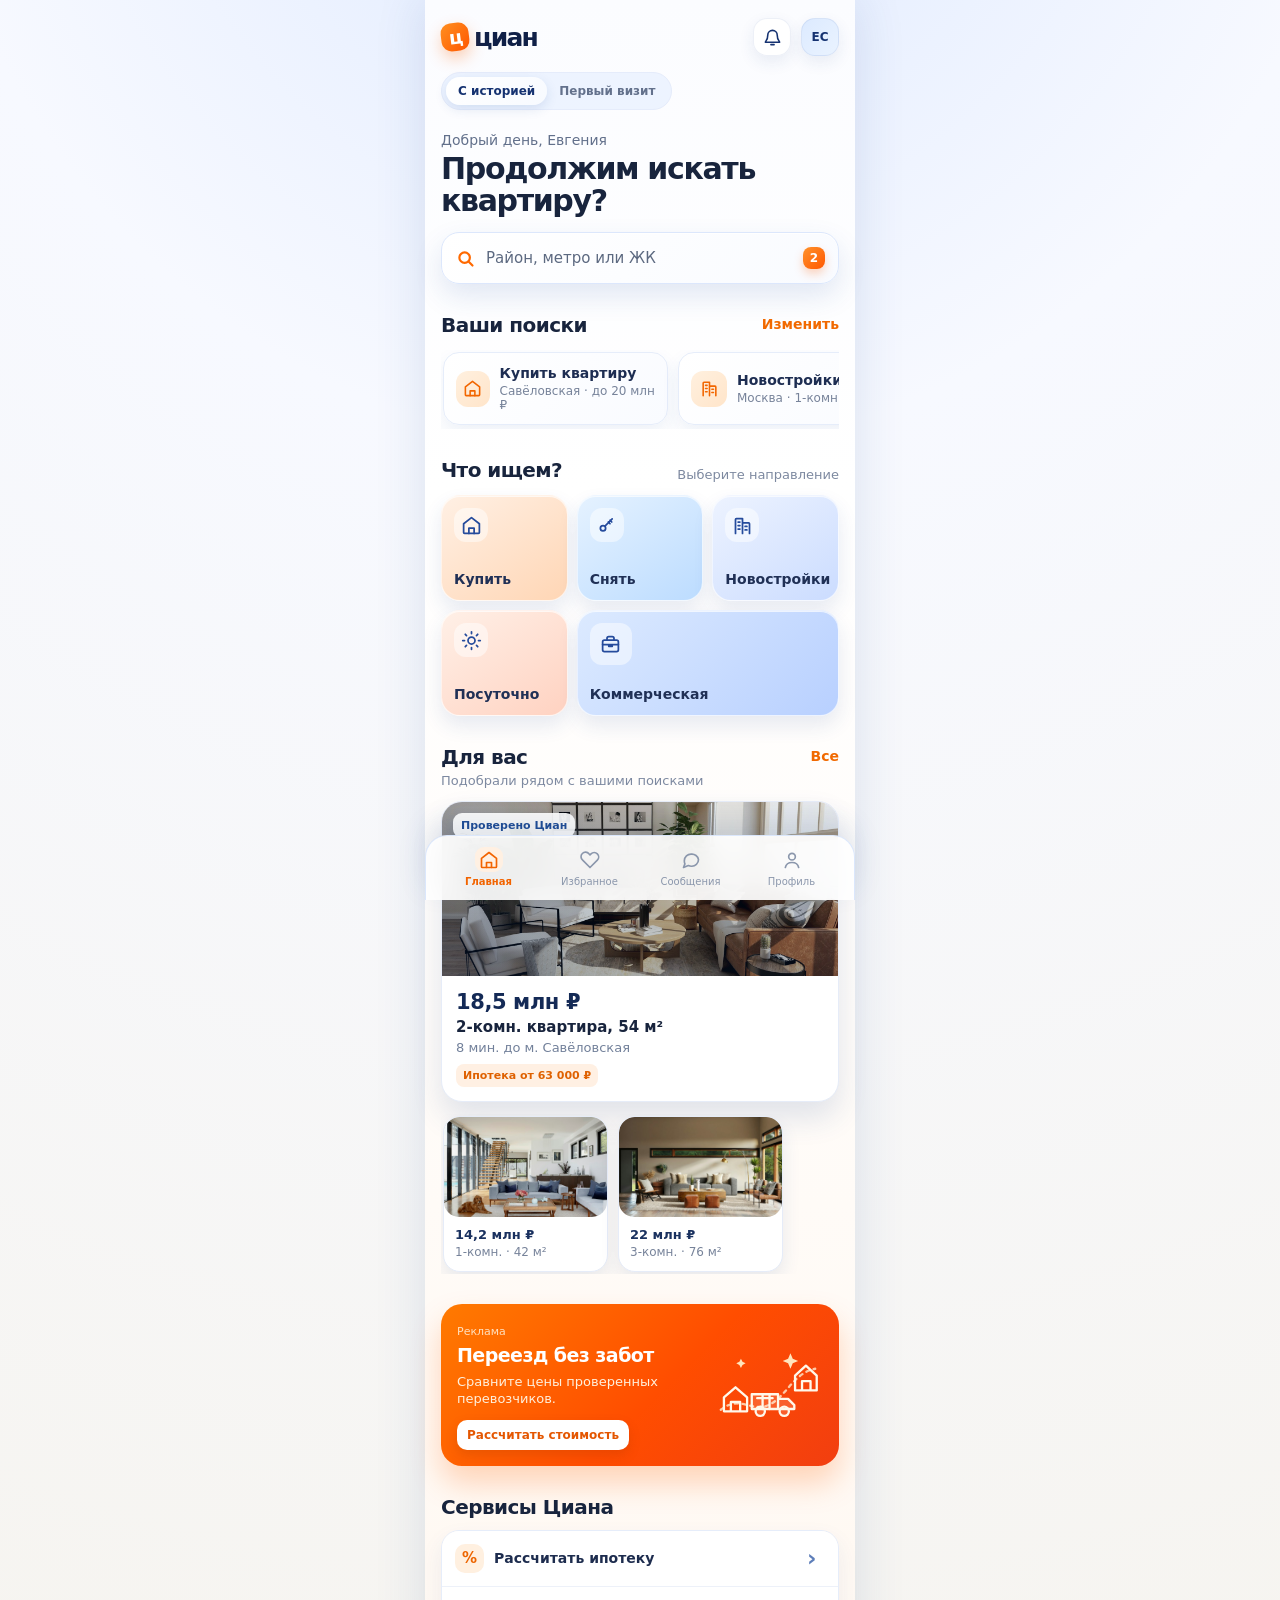
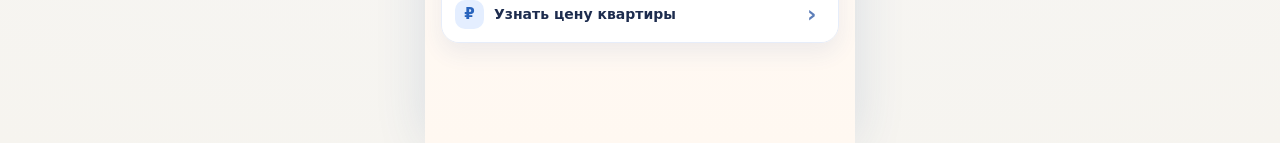
<file: index.html>
<!doctype html>
<html lang="ru">
  <head>
    <meta charset="UTF-8" />
    <meta name="viewport" content="width=device-width, initial-scale=1.0" />
    <meta name="theme-color" content="#ff6f00" />
    <title>Циан — главная</title>
    <link rel="stylesheet" href="styles.css" />
  </head>
  <body>
    <main class="app-shell">
      <section class="app" aria-label="Прототип главной страницы Циана">
        <header class="topbar">
          <a class="logo" href="#top" aria-label="Циан, главная"><span class="logo-mark">ц</span><span>циан</span></a>
          <button class="round-button" type="button" data-notice="Уведомлений пока нет" aria-label="Уведомления"><svg viewBox="0 0 24 24" aria-hidden="true"><path d="M18 9a6 6 0 0 0-12 0c0 7-3 7-3 9h18c0-2-3-2-3-9M10 21h4" /></svg></button>
          <button class="avatar" type="button" data-notice="Профиль: демо-режим" aria-label="Профиль">ЕС</button>
        </header>

        <div class="mode-switch" role="group" aria-label="Сценарий пользователя">
          <button class="mode-button is-active" type="button" data-mode="returning">С историей</button>
          <button class="mode-button" type="button" data-mode="new">Первый визит</button>
        </div>

        <section class="hero" id="top">
          <p class="eyebrow" id="greeting">Добрый день, Евгения</p>
          <h1 id="hero-title">Продолжим искать квартиру?</h1>
          <button class="search-trigger" type="button" aria-haspopup="dialog" aria-controls="search-sheet">
            <span class="search-icon"><svg viewBox="0 0 24 24" aria-hidden="true"><circle cx="11" cy="11" r="6" /><path d="m16 16 4 4" /></svg></span><span id="search-label">Район, метро или ЖК</span><span class="search-filter">2</span>
          </button>
        </section>

        <section class="section" aria-labelledby="history-title">
          <div class="section-heading">
            <h2 id="history-title">Ваши поиски</h2>
            <button class="text-button" id="edit-searches" type="button">Изменить</button>
          </div>
          <div class="history-list" id="history-list"></div>
        </section>

        <section class="section" aria-labelledby="directions-title">
          <div class="section-heading compact">
            <h2 id="directions-title">Что ищем?</h2><span>Выберите направление</span>
          </div>
          <div class="direction-grid" id="direction-grid"></div>
        </section>

        <section class="section" aria-labelledby="recommendations-title">
          <div class="section-heading">
            <div><h2 id="recommendations-title">Для вас</h2><p id="recommendations-subtitle">Подобрали рядом с вашими поисками</p></div>
            <button class="text-button" type="button" data-notice="Показываем все рекомендации">Все</button>
          </div>
          <button class="main-property" type="button" data-goal="home_recommendation_opened" data-notice="Открыта карточка квартиры">
            <span class="property-image"><span class="verified">Проверено Циан</span></span>
            <span class="property-copy"><strong>18,5 млн ₽</strong><b>2-комн. квартира, 54 м²</b><small>8 мин. до м. Савёловская</small><em>Ипотека от 63 000 ₽</em></span>
          </button>
          <div class="property-row" id="property-row"></div>
        </section>

        <aside class="ad-card" aria-label="Рекламное предложение">
          <div><small>Реклама</small><h2>Переезд без забот</h2><p>Сравните цены проверенных перевозчиков.</p><button type="button" data-goal="home_ad_clicked" data-notice="Переходим к расчёту переезда">Рассчитать стоимость</button></div>
          <div class="ad-art" aria-hidden="true">
            <svg viewBox="0 0 150 120" fill="none">
              <path class="move-route" d="M14 92c28-22 43 10 70-11 18-14 27-37 52-42" />
              <path class="move-house" d="m18 76 15-13 15 13v18H18zM27 94V82h12v12" />
              <path class="move-house" d="m110 48 14-13 14 13v19h-28zM119 67V55h11v12" />
              <g class="move-truck">
                <path d="M54 72h34v19H54zM88 78h13l8 8v5H88z" />
                <circle cx="65" cy="94" r="6" /><circle cx="96" cy="94" r="6" />
                <path d="M61 77h20M68 72v19M77 72v19" />
              </g>
              <path class="move-spark" d="m104 19 3 7 7 3-7 3-3 7-3-7-7-3 7-3z" />
              <path class="move-spark" d="m40 26 2 4 4 2-4 2-2 4-2-4-4-2 4-2z" />
            </svg>
          </div>
        </aside>

        <section class="section services" aria-labelledby="services-title">
          <h2 id="services-title">Сервисы Циана</h2>
          <div class="service-list">
            <button type="button" data-goal="home_service_opened" data-notice="Открыт калькулятор ипотеки"><span class="service-icon mortgage">%</span><span>Рассчитать ипотеку</span><i>›</i></button>
            <button type="button" data-goal="home_service_opened" data-notice="Открыта оценка квартиры"><span class="service-icon price">₽</span><span>Узнать цену квартиры</span><i>›</i></button>
          </div>
        </section>

        <nav class="bottom-nav" aria-label="Основная навигация">
          <button class="nav-item is-active" type="button" data-nav="Главная"><span><svg viewBox="0 0 24 24" aria-hidden="true"><path d="m3 10 9-7 9 7v10a1 1 0 0 1-1 1H4a1 1 0 0 1-1-1z" /><path d="M9 21v-6h6v6" /></svg></span>Главная</button>
          <button class="nav-item" type="button" data-nav="Избранное"><span><svg viewBox="0 0 24 24" aria-hidden="true"><path d="M20.8 4.6a5.4 5.4 0 0 0-7.6 0L12 5.8l-1.2-1.2a5.4 5.4 0 1 0-7.6 7.6L12 21l8.8-8.8a5.4 5.4 0 0 0 0-7.6Z" /></svg></span>Избранное</button>
          <button class="nav-item" type="button" data-nav="Сообщения"><span><svg viewBox="0 0 24 24" aria-hidden="true"><path d="M21 11.5a8 8 0 0 1-8.5 8 9.4 9.4 0 0 1-3.7-.8L3 21l1.7-4.3A7.7 7.7 0 0 1 4 13a8 8 0 0 1 8.5-8 8 8 0 0 1 8.5 6.5Z" /></svg></span>Сообщения</button>
          <button class="nav-item" type="button" data-nav="Профиль"><span><svg viewBox="0 0 24 24" aria-hidden="true"><circle cx="12" cy="8" r="4" /><path d="M4 21c.8-4 3.4-6 8-6s7.2 2 8 6" /></svg></span>Профиль</button>
        </nav>
      </section>
    </main>

    <dialog class="sheet" id="search-sheet" aria-labelledby="search-title">
      <div class="grabber"></div>
      <div class="sheet-heading"><h2 id="search-title">Где ищем?</h2><button class="close" type="button" aria-label="Закрыть">×</button></div>
      <label class="search-input"><span><svg viewBox="0 0 24 24" aria-hidden="true"><circle cx="11" cy="11" r="6" /><path d="m16 16 4 4" /></svg></span><input id="query-input" type="search" placeholder="Район, метро или ЖК" autofocus /></label>
      <p class="sheet-label">Популярное</p>
      <div class="quick-queries"><button type="button" data-query="Москва">Москва</button><button type="button" data-query="Новостройки">Новостройки</button><button type="button" data-query="У метро">У метро</button></div>
      <button class="primary-action" id="find-button" type="button">Показать объявления</button>
    </dialog>

    <dialog class="sheet" id="direction-sheet" aria-labelledby="direction-title">
      <div class="grabber"></div>
      <div class="sheet-heading"><div><p class="eyebrow">Направление</p><h2 id="direction-title">Купить</h2></div><button class="close" type="button" aria-label="Закрыть">×</button></div>
      <p class="direction-description" id="direction-description"></p>
      <button class="primary-action" id="direction-action" type="button">Открыть поиск</button>
    </dialog>

    <div class="toast" id="toast" role="status" aria-live="polite"></div>
    <script src="app.js"></script>
  </body>
</html>
</file>
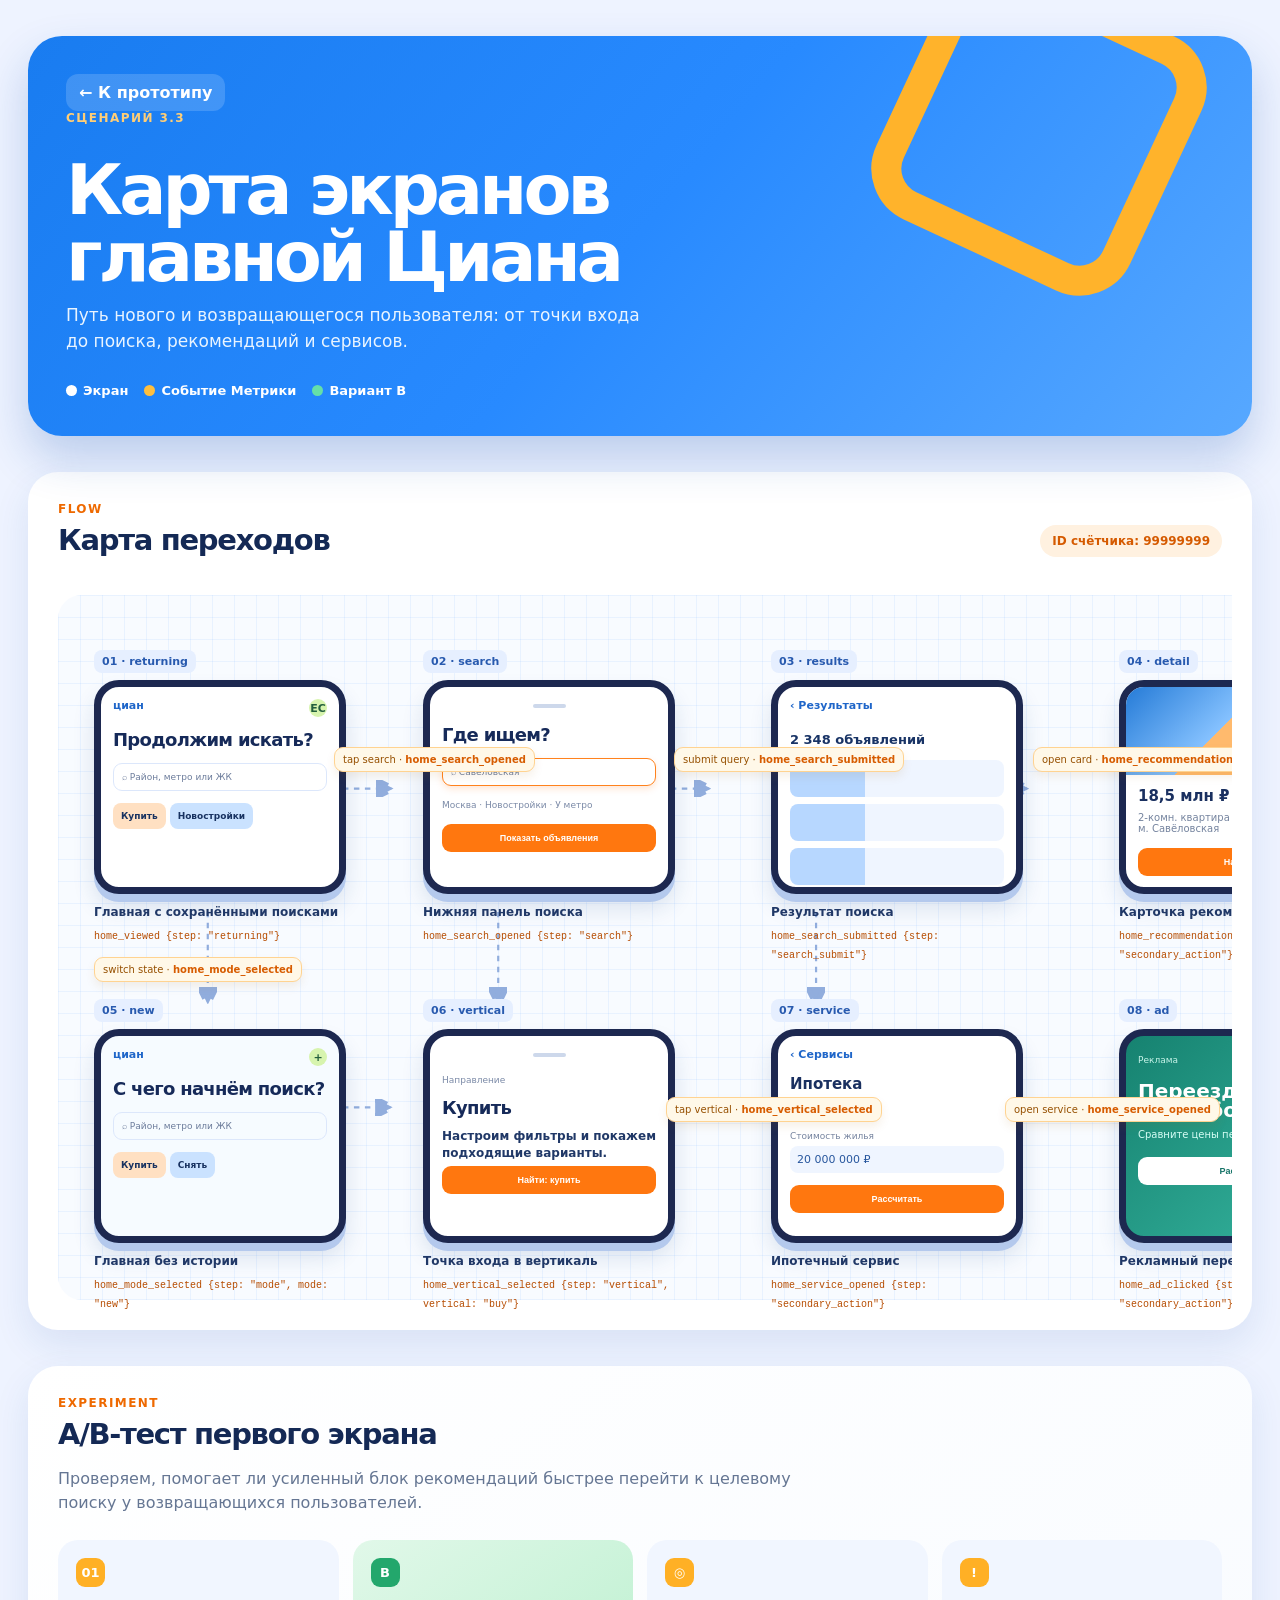
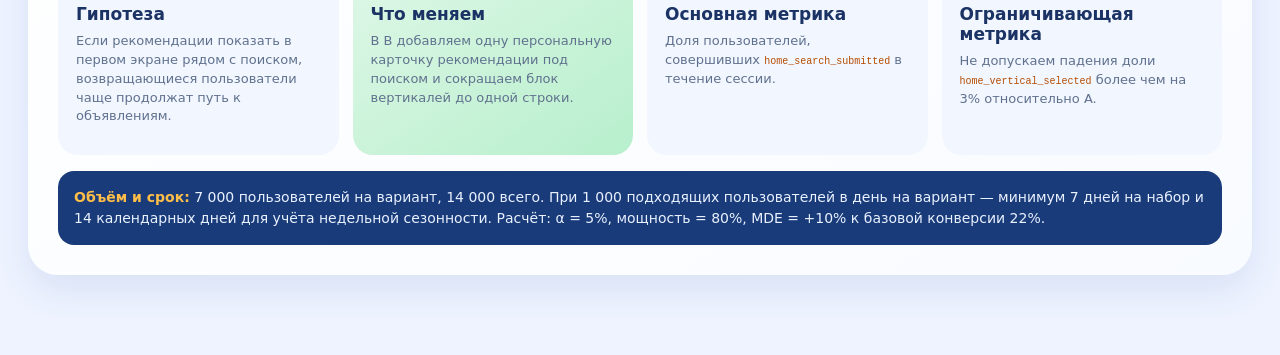
<file: map/index.html>
<!doctype html>
<html lang="ru">
  <head>
    <meta charset="UTF-8" />
    <meta name="viewport" content="width=device-width, initial-scale=1.0" />
    <meta name="theme-color" content="#1a73e8" />
    <title>Циан — карта сценария</title>
    <link rel="stylesheet" href="map.css" />
  </head>
  <body>
    <main class="page">
      <header class="page-header">
        <a class="back-link" href="/">← К прототипу</a>
        <p class="eyebrow">Сценарий 3.3</p>
        <h1>Карта экранов<br />главной Циана</h1>
        <p class="intro">Путь нового и возвращающегося пользователя: от точки входа до поиска, рекомендаций и сервисов.</p>
        <div class="legend"><span><i class="screen-dot"></i> Экран</span><span><i class="event-dot"></i> Событие Метрики</span><span><i class="variant-dot"></i> Вариант B</span></div>
      </header>

      <section class="map-section" aria-labelledby="flow-title">
        <div class="section-heading"><div><p class="eyebrow">Flow</p><h2 id="flow-title">Карта переходов</h2></div><span class="counter">ID счётчика: 99999999</span></div>
        <div class="map-scroll">
          <div class="scenario-map">
            <svg class="connectors" viewBox="0 0 1500 730" aria-hidden="true">
              <defs><marker id="arrow" markerWidth="8" markerHeight="8" refX="7" refY="4" orient="auto"><path d="M0,0 L8,4 L0,8 Z" /></marker></defs>
              <path d="M288 191H365" marker-end="url(#arrow)" /><path d="M635 191H713" marker-end="url(#arrow)" /><path d="M983 191H1061" marker-end="url(#arrow)" />
              <path d="M288 540H364" marker-end="url(#arrow)" /><path d="M635 540H713" marker-end="url(#arrow)" /><path d="M983 540H1061" marker-end="url(#arrow)" />
              <path d="M164 326V425" marker-end="url(#arrow)" /><path d="M482 326V425" marker-end="url(#arrow)" /><path d="M830 326V425" marker-end="url(#arrow)" />
            </svg>

            <article class="screen-card returning" style="--x: 36px; --y: 55px"><div class="screen-label">01 · returning</div><div class="phone home-mini"><div class="mini-top">циан <b>ЕС</b></div><strong>Продолжим искать?</strong><span class="mini-search">⌕ Район, метро или ЖК</span><div class="mini-chip orange">Купить</div><div class="mini-chip blue">Новостройки</div></div><p>Главная с сохранёнными поисками</p><code>home_viewed {step: "returning"}</code></article>
            <article class="screen-card search" style="--x: 365px; --y: 55px"><div class="screen-label">02 · search</div><div class="phone sheet-mini"><i></i><strong>Где ищем?</strong><span class="mini-search focus">⌕ Савёловская</span><small>Москва · Новостройки · У метро</small><button>Показать объявления</button></div><p>Нижняя панель поиска</p><code>home_search_opened {step: "search"}</code></article>
            <article class="screen-card results" style="--x: 713px; --y: 55px"><div class="screen-label">03 · results</div><div class="phone result-mini"><div class="mini-top">‹ Результаты</div><b>2 348 объявлений</b><span></span><span></span><span></span></div><p>Результат поиска</p><code>home_search_submitted {step: "search_submit"}</code></article>
            <article class="screen-card detail" style="--x: 1061px; --y: 55px"><div class="screen-label">04 · detail</div><div class="phone detail-mini"><span></span><b>18,5 млн ₽</b><small>2-комн. квартира<br />м. Савёловская</small><button>Написать</button></div><p>Карточка рекомендации</p><code>home_recommendation_opened {step: "secondary_action"}</code></article>

            <article class="screen-card new-user" style="--x: 36px; --y: 404px"><div class="screen-label">05 · new</div><div class="phone home-mini new"><div class="mini-top">циан <b>+</b></div><strong>С чего начнём поиск?</strong><span class="mini-search">⌕ Район, метро или ЖК</span><div class="mini-chip orange">Купить</div><div class="mini-chip blue">Снять</div></div><p>Главная без истории</p><code>home_mode_selected {step: "mode", mode: "new"}</code></article>
            <article class="screen-card vertical" style="--x: 365px; --y: 404px"><div class="screen-label">06 · vertical</div><div class="phone sheet-mini vertical-sheet"><i></i><small>Направление</small><strong>Купить</strong><p>Настроим фильтры и покажем подходящие варианты.</p><button>Найти: купить</button></div><p>Точка входа в вертикаль</p><code>home_vertical_selected {step: "vertical", vertical: "buy"}</code></article>
            <article class="screen-card service" style="--x: 713px; --y: 404px"><div class="screen-label">07 · service</div><div class="phone service-mini"><div class="mini-top">‹ Сервисы</div><b>Ипотека</b><small>Ставка от 6,2%</small><label>Стоимость жилья</label><span>20 000 000 ₽</span><button>Рассчитать</button></div><p>Ипотечный сервис</p><code>home_service_opened {step: "secondary_action"}</code></article>
            <article class="screen-card ad" style="--x: 1061px; --y: 404px"><div class="screen-label">08 · ad</div><div class="phone ad-mini"><small>Реклама</small><b>Переезд<br />без забот</b><span>Сравните цены перевозчиков</span><button>Рассчитать</button></div><p>Рекламный переход</p><code>home_ad_clicked {step: "secondary_action"}</code></article>

            <span class="event-tag tag-1">tap search · <b>home_search_opened</b></span><span class="event-tag tag-2">submit query · <b>home_search_submitted</b></span><span class="event-tag tag-3">open card · <b>home_recommendation_opened</b></span><span class="event-tag tag-4">switch state · <b>home_mode_selected</b></span><span class="event-tag tag-5">tap vertical · <b>home_vertical_selected</b></span><span class="event-tag tag-6">open service · <b>home_service_opened</b></span>
          </div>
        </div>
      </section>

      <section class="experiment" aria-labelledby="experiment-title">
        <div><p class="eyebrow">Experiment</p><h2 id="experiment-title">A/B-тест первого экрана</h2><p class="experiment-lead">Проверяем, помогает ли усиленный блок рекомендаций быстрее перейти к целевому поиску у возвращающихся пользователей.</p></div>
        <div class="experiment-grid">
          <article><span class="number">01</span><h3>Гипотеза</h3><p>Если рекомендации показать в первом экране рядом с поиском, возвращающиеся пользователи чаще продолжат путь к объявлениям.</p></article>
          <article class="variant"><span class="number">B</span><h3>Что меняем</h3><p>В B добавляем одну персональную карточку рекомендации под поиском и сокращаем блок вертикалей до одной строки.</p></article>
          <article><span class="number">◎</span><h3>Основная метрика</h3><p>Доля пользователей, совершивших <code>home_search_submitted</code> в течение сессии.</p></article>
          <article><span class="number">!</span><h3>Ограничивающая метрика</h3><p>Не допускаем падения доли <code>home_vertical_selected</code> более чем на 3% относительно A.</p></article>
        </div>
        <div class="sample-note"><strong>Объём и срок:</strong> 7 000 пользователей на вариант, 14 000 всего. При 1 000 подходящих пользователей в день на вариант — минимум 7 дней на набор и 14 календарных дней для учёта недельной сезонности. Расчёт: α = 5%, мощность = 80%, MDE = +10% к базовой конверсии 22%.</div>
      </section>
    </main>
  </body>
</html>
</file>
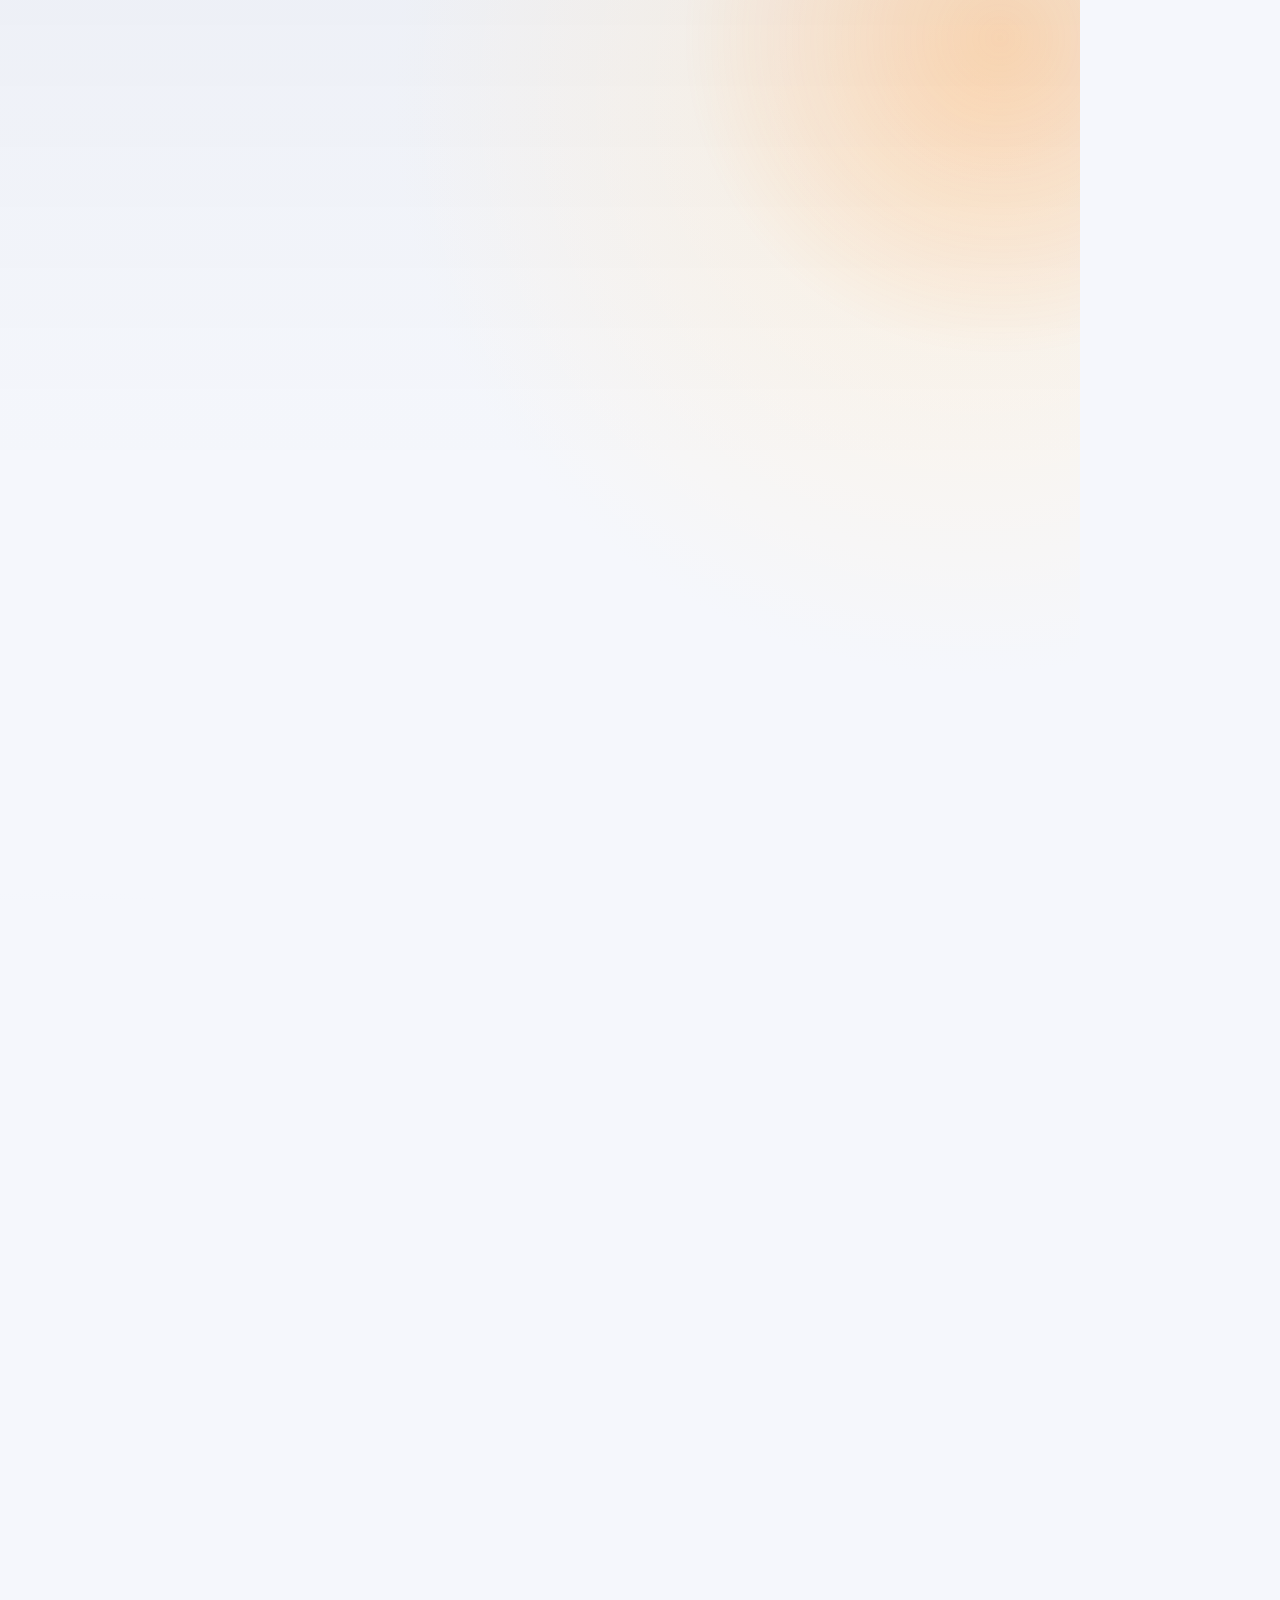
<file: motion/home-promo/video.html>
<!doctype html>
<html lang="ru">
<head>
  <meta charset="utf-8">
  <title>Циан · мобильная главная</title>
  <script src="plan.js"></script>
  <style>
    * { box-sizing: border-box; }
    html, body { margin: 0; width: 100%; height: 100%; overflow: hidden; background: #f5f7fc; font-family: Arial, Helvetica, sans-serif; }
    #frame { position: relative; width: 1080px; height: 1920px; overflow: hidden; background: radial-gradient(circle at 90% 5%, #fff2df 0, transparent 28%), radial-gradient(circle at 5% 76%, #e1ecff 0, transparent 32%), #f5f7fc; }
    #halo, #halo::after { position: absolute; width: 660px; height: 660px; border-radius: 50%; pointer-events: none; content: ''; }
    #halo { top: -292px; right: -250px; background: radial-gradient(circle, rgba(255, 115, 0, .20), rgba(255, 115, 0, 0) 68%); filter: blur(2px); }
    #halo::after { left: -760px; top: 1430px; background: radial-gradient(circle, rgba(62, 128, 255, .18), rgba(62, 128, 255, 0) 70%); }
    .screen { position: absolute; inset: 0; width: 860px; height: 1864px; left: 110px; top: 28px; transform-origin: 50% 50%; opacity: 0; filter: drop-shadow(0 30px 58px rgba(29, 56, 107, .18)); will-change: transform, opacity; }
    .screen img { display: block; width: 100%; height: 100%; border-radius: 34px; }
    .screen::after { position: absolute; inset: 0; border: 1px solid rgba(255, 255, 255, .82); border-radius: 34px; box-shadow: inset 0 0 0 1px rgba(21, 66, 143, .04); content: ''; pointer-events: none; }
    .veil { position: absolute; inset: 0; background: linear-gradient(180deg, rgba(16, 35, 81, .26), transparent 25%, transparent 64%, rgba(16, 35, 81, .72)); opacity: .12; pointer-events: none; }
    #caption { position: absolute; left: 54px; right: 54px; bottom: 84px; color: #fff; font-size: 57px; line-height: 1.02; font-weight: 800; letter-spacing: -2px; text-shadow: 0 3px 18px rgba(11, 24, 51, .3); opacity: 0; }
    #caption span { display: inline; background: linear-gradient(135deg, #102a62, #163d86); box-decoration-break: clone; -webkit-box-decoration-break: clone; padding: 9px 18px 13px; border-radius: 16px; box-shadow: 0 16px 32px rgba(12, 35, 91, .30); }
    #eyebrow { position: absolute; left: 54px; top: 52px; color: #174591; background: rgba(255, 255, 255, .94); border: 1px solid rgba(51, 109, 211, .10); border-radius: 999px; padding: 13px 22px; font-size: 24px; font-weight: 800; letter-spacing: .6px; text-transform: uppercase; box-shadow: 0 14px 32px rgba(19, 42, 94, .14); opacity: 0; }
    #cursor { position: absolute; width: 56px; height: 70px; left: -100px; top: -100px; z-index: 4; filter: drop-shadow(0 5px 7px rgba(0,0,0,.32)); }
    #cursor path { fill: white; stroke: #172a57; stroke-width: 4; stroke-linejoin: round; }
    #pulse { position: absolute; width: 86px; height: 86px; border: 5px solid #ff7900; border-radius: 50%; box-shadow: 0 0 0 12px rgba(255, 121, 0, .12); transform: translate(-50%, -50%) scale(0); opacity: 0; z-index: 3; }
    #flash { position: absolute; inset: 0; opacity: 0; pointer-events: none; background: radial-gradient(circle at 50% 48%, rgba(255, 160, 63, .38), rgba(255, 115, 0, .08) 23%, transparent 54%); mix-blend-mode: screen; }
    #end { position: absolute; inset: 0; display: flex; flex-direction: column; justify-content: flex-end; padding: 0 62px 164px; background: linear-gradient(180deg, transparent 22%, rgba(9, 25, 61, .88) 100%); color: #fff; opacity: 0; }
    #end b { color: #ff7900; font-size: 38px; letter-spacing: -1px; margin-bottom: 18px; }
    #end h1 { margin: 0; font-size: 76px; line-height: .94; letter-spacing: -3px; max-width: 850px; text-shadow: 0 14px 42px rgba(0, 0, 0, .22); }
    #end p { margin: 24px 0 0; font-size: 34px; line-height: 1.2; color: #e9eefb; }
  </style>
</head>
<body>
  <div id="frame">
    <div class="screen" id="home"><img src="assets/home.png" alt="Главная"></div>
    <div class="screen" id="saved"><img src="assets/saved-search.png" alt="Сохранённый поиск"></div>
    <div class="screen" id="buy"><img src="assets/buy.png" alt="Вертикаль Купить"></div>
    <div class="screen" id="search"><img src="assets/search.png" alt="Поисковая панель"></div>
    <div class="screen" id="recs"><img src="assets/recommendations.png" alt="Рекомендации"></div>
    <div class="screen" id="feed"><img src="assets/feed.png" alt="Лента с квартирами и сервисами"></div>
    <div id="halo"></div>
    <div class="veil"></div>
    <div id="eyebrow"></div>
    <div id="caption"><span></span></div>
    <div id="pulse"></div>
    <div id="flash"></div>
    <svg id="cursor" viewBox="0 0 64 80" aria-hidden="true"><path d="M8 4 53 43 35 46 27 69z"/></svg>
    <div id="end"><b>циан</b><h1>Ищите.<br>Сохраняйте.<br>Возвращайтесь.</h1><p>Главная, которая ведёт к нужному жилью.</p></div>
  </div>
  <script>
    window.DURATION = window.PLAN.duration;
    window.FPS = window.PLAN.fps;
    const el = Object.fromEntries(['home', 'saved', 'buy', 'search', 'recs', 'feed', 'caption', 'eyebrow', 'cursor', 'pulse', 'flash', 'end'].map(id => [id, document.getElementById(id)]));
    const clamp = value => Math.max(0, Math.min(1, value));
    const ease = value => { value = clamp(value); return value * value * (3 - 2 * value); };
    const span = (time, start, end) => ease((time - start) / (end - start));
    const fade = (time, start, end) => Math.min(span(time, start, start + .35), 1 - span(time, end - .35, end));
    const setScreen = (node, opacity, scale = 1, x = 0, y = 0) => {
      node.style.opacity = opacity.toFixed(3);
      node.style.transform = `translate(${x}px, ${y}px) scale(${scale})`;
    };
    const cursor = (x, y, opacity) => {
      el.cursor.style.left = `${x}px`; el.cursor.style.top = `${y}px`; el.cursor.style.opacity = opacity;
    };
    const caption = (text, label, opacity) => {
      el.caption.querySelector('span').textContent = text;
      el.caption.style.opacity = opacity;
      el.eyebrow.textContent = label;
      el.eyebrow.style.opacity = opacity;
    };
    const pulse = (time, at, x, y) => {
      const progress = clamp((time - at) / .48);
      el.pulse.style.left = `${x}px`; el.pulse.style.top = `${y}px`;
      el.pulse.style.opacity = progress < 1 ? (1 - progress).toFixed(2) : 0;
      el.pulse.style.transform = `translate(-50%, -50%) scale(${.35 + progress * 1.25})`;
    };
    window.render = time => {
      const active = (start, end) => time >= start && time < end ? 1 : 0;
      const homeOpacity = active(0, 1.75) || active(6.5, 7.5) ? 1 : 0;
      setScreen(el.home, homeOpacity, 1.02 + .03 * span(time, 0, 2.25));
      setScreen(el.saved, active(1.75, 3.75), 1.02 + .04 * span(time, 1.75, 3.75));
      setScreen(el.buy, active(3.75, 6.5), 1.02 + .05 * span(time, 3.75, 6.5));
      setScreen(el.search, active(7.5, 10.25), 1.02 + .04 * span(time, 7.5, 10.25));
      setScreen(el.recs, active(10.25, 12.35), 1.025 + .045 * span(time, 10.25, 12.35), 0, -18 * span(time, 10.25, 12.35));
      setScreen(el.feed, active(12.35, 13.5), 1.16 + .10 * span(time, 12.35, 13.5), 0, -210 - 62 * span(time, 12.35, 13.5));
      el.flash.style.opacity = (active(12.23, 12.65) ? (1 - span(time, 12.23, 12.65)) * .72 : 0).toFixed(3);
      el.end.style.opacity = span(time, 13.45, 14.0).toFixed(3);
      let text = 'Поиск — на первом экране', label = 'Новая главная', visible = fade(time, 0, 1.75);
      if (time >= 1.75 && time < 3.75) { text = 'Продолжайте с сохранённого поиска'; label = 'Вернулись к поиску'; visible = fade(time, 1.75, 3.75); }
      if (time >= 3.75 && time < 6.5) { text = 'Выберите нужное направление'; label = 'Пять вертикалей'; visible = fade(time, 3.75, 6.5); }
      if (time >= 7.5 && time < 10.25) { text = 'Уточняйте район, метро или ЖК'; label = 'Быстрый поиск'; visible = fade(time, 7.5, 10.25); }
      if (time >= 10.25 && time < 12.35) { text = 'Рекомендации уже ждут вас'; label = 'Для вас'; visible = fade(time, 10.25, 12.35); }
      if (time >= 12.35 && time < 13.5) { text = 'Квартиры, которые хочется открыть'; label = 'Проверено Циан'; visible = fade(time, 12.35, 13.5); }
      caption(text, label, visible);
      cursor(-100, -100, 0);
      el.pulse.style.opacity = 0;
      if (time >= .7 && time < 1.8) { const p = span(time, .7, 1.5); cursor(357 - 58 * p, 815 - 44 * p, 1); pulse(time, 1.5, 298, 771); }
      if (time >= 2.7 && time < 3.8) { const p = span(time, 2.7, 3.5); cursor(522 - 240 * p, 1250 - 125 * p, 1); pulse(time, 3.5, 280, 1127); }
      if (time >= 6.45 && time < 7.55) { const p = span(time, 6.45, 7.25); cursor(702 - 250 * p, 670 - 165 * p, 1); pulse(time, 7.25, 452, 505); }
      if (time >= 9.6 && time < 10.7) { const p = span(time, 9.6, 10.25); cursor(678 - 260 * p, 1265 - 340 * p, 1); pulse(time, 10.25, 418, 929); }
      if (time >= 11.55 && time < 12.48) { const p = span(time, 11.55, 12.2); cursor(810 - 318 * p, 1515 - 387 * p, 1); pulse(time, 12.2, 492, 1128); }
    };
    window.READY = true;
  </script>
</body>
</html>
</file>
<file: styles.css>
:root {
  color: #18243d;
  background: #f6f8ff;
  font-family: Inter, ui-sans-serif, system-ui, -apple-system, BlinkMacSystemFont, "Segoe UI", sans-serif;
}

* { box-sizing: border-box; }
body { margin: 0; min-width: 320px; }
button, input { font: inherit; }
button { cursor: pointer; }

.app-shell { min-height: 100vh; display: flex; justify-content: center; background: radial-gradient(circle at 50% -15%, #dce8ff 0, #f7f9ff 34%, #f6f4ef 100%); }
.app { width: min(100%, 430px); min-height: 100vh; padding: 16px 16px 100px; background: linear-gradient(180deg, #fbfcff 0%, #fff 28%, #fff8f1 100%); }
.topbar { display: flex; align-items: center; gap: 10px; height: 42px; }
.logo { display: flex; align-items: center; gap: 5px; margin-right: auto; color: #102047; text-decoration: none; font-size: 25px; font-weight: 850; letter-spacing: -1.8px; }
.logo-mark { display: grid; place-items: center; width: 28px; height: 28px; border-radius: 10px; background: linear-gradient(135deg, #ff8f20, #ff5700); box-shadow: 0 7px 16px rgb(255 100 0 / 30%); color: #fff; font-size: 19px; letter-spacing: -2px; transform: rotate(-7deg); }
.round-button, .avatar { display: grid; width: 38px; height: 38px; place-items: center; border: 1px solid rgb(33 73 148 / 8%); border-radius: 14px; background: rgb(255 255 255 / 85%); box-shadow: 0 6px 16px rgb(31 67 128 / 9%); color: #153271; }
.round-button svg { width: 19px; height: 19px; fill: none; stroke: currentColor; stroke-linecap: round; stroke-linejoin: round; stroke-width: 2; }
.avatar { background: linear-gradient(135deg, #dceaff, #eaf3ff); font-size: 12px; font-weight: 850; }

.mode-switch { display: inline-flex; margin: 14px 0 22px; padding: 4px; border: 1px solid #e5ecfb; border-radius: 999px; background: rgb(235 242 255 / 85%); }
.mode-button { border: 0; border-radius: 999px; padding: 7px 12px; background: transparent; color: #63718c; font-size: 12px; font-weight: 750; }
.mode-button.is-active { background: linear-gradient(135deg, #fff, #f7faff); color: #153271; box-shadow: 0 4px 12px rgb(29 74 156 / 13%); }
.eyebrow { margin: 0 0 5px; color: #62708b; font-size: 14px; }
h1 { margin: 0 0 16px; max-width: 340px; font-size: 30px; line-height: 1.05; letter-spacing: -1.35px; }
h2 { margin: 0; font-size: 20px; line-height: 1.15; letter-spacing: -.55px; }
.search-trigger { display: flex; width: 100%; align-items: center; gap: 10px; border: 1px solid #dce7fc; border-radius: 18px; padding: 14px 13px; background: linear-gradient(135deg, #fff, #f9fbff); color: #5c6980; box-shadow: 0 12px 28px rgb(29 75 159 / 13%), inset 0 1px 0 #fff; text-align: left; }
.search-trigger span:nth-child(2) { flex: 1; font-size: 15px; }.search-icon { display: grid; color: #ff6900; }.search-icon svg { width: 21px; height: 21px; fill: none; stroke: currentColor; stroke-linecap: round; stroke-width: 2.5; }.search-filter { display: grid; place-items: center; width: 22px; height: 22px; border-radius: 8px; background: linear-gradient(135deg, #ff922b, #ff5700); box-shadow: 0 5px 10px rgb(255 97 0 / 25%); color: #fff; font-size: 12px; font-weight: 800; }

.section { margin-top: 30px; }.section-heading { display: flex; align-items: start; justify-content: space-between; gap: 10px; margin-bottom: 13px; }.section-heading.compact { align-items: end; }.section-heading > span, .section-heading p { margin: 4px 0 0; color: #7d89a0; font-size: 13px; }.text-button { border: 0; padding: 2px 0; background: transparent; color: #f16900; font-size: 14px; font-weight: 800; }
.history-list { display: flex; gap: 10px; overflow-x: auto; scrollbar-width: none; padding: 2px 2px 4px; }.history-list::-webkit-scrollbar, .property-row::-webkit-scrollbar { display: none; }.history-card { display: flex; min-width: 225px; align-items: center; gap: 10px; border: 1px solid #e6edfa; border-radius: 16px; padding: 12px; background: linear-gradient(135deg, #fff, #f9fbff); box-shadow: 0 8px 18px rgb(38 83 161 / 8%); text-align: left; }.history-icon { display: grid; place-items: center; width: 36px; height: 36px; border-radius: 12px; background: linear-gradient(135deg, #fff0df, #ffe5ca); color: #f26600; }.history-icon svg { width: 19px; height: 19px; fill: none; stroke: currentColor; stroke-linecap: round; stroke-linejoin: round; stroke-width: 2; }.history-card strong, .history-card small { display: block; }.history-card strong { color: #1d2d52; font-size: 14px; }.history-card small { margin-top: 3px; color: #77839a; font-size: 12px; }.empty-history { width: 100%; border: 1px dashed #dbe5f7; border-radius: 16px; padding: 14px; background: #f8fbff; color: #71809a; font-size: 14px; }

.direction-grid { display: grid; grid-template-columns: repeat(3, 1fr); gap: 9px; }.direction { position: relative; min-height: 106px; overflow: hidden; border: 1px solid rgb(255 255 255 / 68%); border-radius: 19px; padding: 12px 11px; color: #203056; box-shadow: 0 10px 20px rgb(34 72 142 / 11%), inset 0 1px 0 rgb(255 255 255 / 70%); text-align: left; transition: transform .18s ease, box-shadow .18s ease; }.direction:hover { transform: translateY(-2px); box-shadow: 0 15px 26px rgb(34 72 142 / 16%); }.direction span { position: relative; z-index: 1; display: block; max-width: 72px; font-size: 14px; font-weight: 800; line-height: 1.12; }.direction .direction-icon { position: absolute; right: 10px; bottom: 10px; display: grid; width: 34px; height: 34px; place-items: center; border-radius: 12px; background: rgb(255 255 255 / 48%); color: #254b9c; }.direction svg { width: 21px; height: 21px; fill: none; stroke: currentColor; stroke-linecap: round; stroke-linejoin: round; stroke-width: 2; }.buy { background: linear-gradient(145deg, #fff0e4, #ffd6b5); }.rent { background: linear-gradient(145deg, #e5f2ff, #bcdcff); }.newbuild { background: linear-gradient(145deg, #edf3ff, #cbdcff); }.daily { background: linear-gradient(145deg, #fff0e7, #ffd2c1); }.business { grid-column: span 2; min-height: 84px; background: linear-gradient(135deg, #dceaff, #b8d0ff); }.business span { max-width: 125px; }.business .direction-icon { right: 17px; bottom: 12px; width: 42px; height: 42px; }

.main-property { display: block; width: 100%; overflow: hidden; border: 1px solid #e6ecf8; border-radius: 21px; padding: 0; background: #fff; box-shadow: 0 16px 30px rgb(34 77 150 / 14%); color: inherit; text-align: left; }.property-image { position: relative; display: block; height: 174px; overflow: hidden; background: linear-gradient(145deg, #1a65c9 0 22%, #5fa7fb 22% 42%, #ffd09d 42% 70%, #ef6b17 70%); }.property-image::before { content: ""; position: absolute; inset: 0; background: linear-gradient(115deg, transparent 35%, rgb(255 255 255 / 25%) 35% 37%, transparent 37%); }.property-image::after { content: ""; position: absolute; right: 14%; bottom: 0; width: 48%; height: 54%; background: linear-gradient(90deg, #1b4e8e 0 15%, #f3c69b 15% 30%, #285fa0 30% 43%, #f8dec0 43% 58%, #1d4c88 58%); opacity: .88; }.verified { position: absolute; z-index: 1; top: 11px; left: 11px; border-radius: 9px; padding: 6px 8px; background: rgb(255 255 255 / 92%); box-shadow: 0 5px 10px rgb(20 63 124 / 15%); color: #1f4c95; font-size: 11px; font-weight: 800; }.property-copy { display: grid; gap: 4px; padding: 14px; }.property-copy strong { color: #142a56; font-size: 21px; letter-spacing: -.4px; }.property-copy b { font-size: 15px; }.property-copy small { color: #72809a; font-size: 13px; }.property-copy em { width: fit-content; margin-top: 5px; border-radius: 8px; padding: 5px 7px; background: #fff0e3; color: #df6100; font-size: 11px; font-style: normal; font-weight: 700; }.property-row { display: flex; gap: 10px; overflow-x: auto; margin-top: 12px; padding: 2px; scrollbar-width: none; }.mini-property { min-width: 153px; border: 0; padding: 0; background: transparent; text-align: left; }.mini-image { display: block; height: 92px; border-radius: 15px; background: linear-gradient(130deg, #bdd8ff 0 44%, #4b86d8 44% 60%, #ffb163 60%); box-shadow: 0 8px 16px rgb(37 75 140 / 12%); }.mini-property:nth-child(2) .mini-image { background: linear-gradient(130deg, #ffcc99 0 35%, #ffe3bc 35% 55%, #2368c9 55%); }.mini-property b, .mini-property small { display: block; }.mini-property b { margin-top: 6px; color: #1a315f; font-size: 13px; }.mini-property small { margin-top: 2px; color: #77839a; font-size: 12px; }

.ad-card { display: flex; gap: 8px; overflow: hidden; margin-top: 30px; border-radius: 21px; padding: 16px; background: linear-gradient(135deg, #ff7a00, #ff4d00 55%, #f23e10); box-shadow: 0 17px 30px rgb(255 98 0 / 25%); color: #fff; }.ad-card > div:first-child { width: 68%; }.ad-card small { color: #ffe0bf; font-size: 11px; }.ad-card h2 { margin-top: 6px; font-size: 19px; }.ad-card p { margin: 7px 0 12px; color: #fff1dd; font-size: 13px; line-height: 1.3; }.ad-card button { border: 0; border-radius: 10px; padding: 8px 10px; background: #fff; color: #e45600; box-shadow: 0 5px 12px rgb(125 42 0 / 17%); font-size: 12px; font-weight: 800; }.ad-art { display: flex; flex: 1; align-items: center; justify-content: center; gap: 2px; color: #fff2df; font-size: 28px; transform: rotate(-6deg); }.ad-art i { font-size: 17px; font-style: normal; }
.services h2 { margin-bottom: 11px; }.service-list { overflow: hidden; border: 1px solid #e6edfa; border-radius: 18px; box-shadow: 0 10px 22px rgb(34 77 150 / 8%); }.service-list button { display: grid; grid-template-columns: 39px 1fr 18px; width: 100%; align-items: center; border: 0; padding: 13px; background: #fff; color: #1d2c4e; text-align: left; font-size: 14px; font-weight: 700; }.service-list button + button { border-top: 1px solid #edf1f9; }.service-list i { color: #5d7eb9; font-size: 23px; font-style: normal; }.service-icon { display: grid; place-items: center; width: 29px; height: 29px; border-radius: 10px; font-size: 15px; }.mortgage { background: #fff0e0; color: #ed6500; }.price { background: #e4eeff; color: #2964bd; }
.bottom-nav { position: fixed; z-index: 2; bottom: 0; left: 50%; display: grid; width: min(100%, 430px); grid-template-columns: repeat(4, 1fr); transform: translateX(-50%); border: 1px solid rgb(216 229 252 / 90%); border-bottom: 0; border-radius: 22px 22px 0 0; padding: 10px 12px 12px; background: rgb(255 255 255 / 92%); box-shadow: 0 -12px 30px rgb(40 78 141 / 10%); backdrop-filter: blur(16px); }.nav-item { display: grid; justify-items: center; gap: 4px; border: 0; background: transparent; color: #8b97ac; font-size: 10px; }.nav-item span { display: grid; place-items: center; width: 28px; height: 25px; }.nav-item svg { width: 20px; height: 20px; fill: none; stroke: currentColor; stroke-linecap: round; stroke-linejoin: round; stroke-width: 2; }.nav-item.is-active { color: #f26400; font-weight: 800; }.nav-item.is-active span { border-radius: 9px; background: #fff0e2; }

.sheet { position: fixed; inset: auto 0 0; width: min(100%, 430px); margin: 0 auto; border: 1px solid #e4ecfb; border-bottom: 0; border-radius: 26px 26px 0 0; padding: 12px 16px 26px; color: #17274a; box-shadow: 0 -15px 50px rgb(14 48 110 / 24%); }.sheet::backdrop { background: rgb(16 44 92 / 38%); }.grabber { width: 42px; height: 4px; margin: 0 auto 17px; border-radius: 999px; background: #c9d8f2; }.sheet-heading { display: flex; align-items: start; justify-content: space-between; gap: 15px; margin-bottom: 17px; }.sheet-heading h2 { font-size: 24px; }.close { display: grid; width: 32px; height: 32px; place-items: center; border: 0; border-radius: 11px; background: #edf3ff; color: #31548f; font-size: 24px; line-height: 1; }.search-input { display: flex; height: 51px; align-items: center; gap: 8px; border: 1px solid #ff8a26; border-radius: 15px; padding: 0 12px; color: #f36500; font-size: 24px; box-shadow: 0 6px 15px rgb(255 105 0 / 11%); }.search-input svg { width: 20px; height: 20px; fill: none; stroke: currentColor; stroke-linecap: round; stroke-width: 2.5; }.search-input input { width: 100%; border: 0; outline: 0; color: #1d2b4c; font-size: 15px; }.sheet-label { margin: 23px 0 9px; color: #71809a; font-size: 13px; }.quick-queries { display: flex; flex-wrap: wrap; gap: 7px; margin-bottom: 30px; }.quick-queries button { border: 1px solid #dae5f8; border-radius: 20px; padding: 8px 11px; background: #f9fbff; color: #254981; font-size: 14px; }.primary-action { width: 100%; border: 0; border-radius: 15px; padding: 14px; background: linear-gradient(135deg, #ff9128, #ff5700); box-shadow: 0 10px 18px rgb(255 96 0 / 24%); color: #fff; font-size: 15px; font-weight: 800; }.direction-description { margin: 0 0 25px; color: #63718c; line-height: 1.45; }
.toast { position: fixed; z-index: 4; bottom: 84px; left: 50%; max-width: calc(100% - 32px); transform: translate(-50%, 20px); border-radius: 10px; padding: 10px 13px; background: #26272a; color: #fff; opacity: 0; pointer-events: none; font-size: 13px; transition: .2s ease; }.toast.is-visible { transform: translate(-50%, 0); opacity: 1; }

.direction { display: grid; grid-template-areas: "icon" "label"; grid-template-rows: 34px 1fr; padding: 12px; }
.direction > span:first-child { grid-area: label; align-self: end; }
.direction .direction-icon { position: static; grid-area: icon; justify-self: start; }
.business .direction-icon { position: static; justify-self: start; }

.property-image { background: linear-gradient(180deg, rgb(8 29 63 / 8%), rgb(8 29 63 / 32%)), url("assets/properties/savelovskaya-living-room.jpg") center 55% / cover no-repeat; }
.property-image::before { background: linear-gradient(90deg, rgb(11 33 72 / 20%), transparent 44%); }
.property-image::after { display: none; }
.mini-property { min-width: 165px; overflow: hidden; border: 1px solid #e6ecf8; border-radius: 17px; background: #fff; box-shadow: 0 9px 18px rgb(34 77 150 / 10%); }
.mini-image { height: 100px; background: url("assets/properties/tverskaya-bedroom.jpg") center / cover no-repeat; box-shadow: none; }
.mini-property:nth-child(2) .mini-image { background: url("assets/properties/filipovskaya-kitchen.jpg") center / cover no-repeat; }
.mini-property b { margin: 10px 11px 0; }
.mini-property small { margin: 3px 11px 12px; }
.ad-art { position: relative; min-width: 104px; align-self: stretch; transform: none; }
.ad-art svg { width: 116px; height: 112px; overflow: visible; }
.move-route { stroke: rgb(255 239 211 / 78%); stroke-width: 3; stroke-linecap: round; stroke-dasharray: 4 6; }
.move-house, .move-truck { stroke: #fff8ea; stroke-width: 3; stroke-linecap: round; stroke-linejoin: round; }
.move-truck { fill: rgb(255 255 255 / 14%); }
.move-spark { fill: #ffe5bd; }
@media (min-width: 431px) { .app { box-shadow: 0 0 48px rgb(36 77 145 / 14%); } }
</file>
<file: map/map.css>
:root { color: #193162; background: #eef3ff; font-family: Inter, ui-sans-serif, system-ui, sans-serif; }
* { box-sizing: border-box; } body { margin: 0; } .page { max-width: 1460px; margin: 0 auto; padding: 36px 28px 80px; }
.page-header { position: relative; overflow: hidden; border-radius: 34px; padding: 38px; background: linear-gradient(130deg, #197cf0 0%, #288aff 50%, #57a8ff 100%); color: #fff; box-shadow: 0 22px 45px rgb(25 83 175 / 24%); }.page-header::after { content: ""; position: absolute; right: 6%; top: -48px; width: 220px; height: 220px; border: 30px solid #ffb32b; border-radius: 56px; transform: rotate(25deg); }.back-link { position: relative; z-index: 1; display: inline-flex; padding: 9px 13px; border-radius: 12px; background: rgb(255 255 255 / 16%); color: #fff; text-decoration: none; font-weight: 750; }.eyebrow { margin: 0 0 7px; color: #ffce76; font-size: 12px; font-weight: 850; letter-spacing: .12em; text-transform: uppercase; }.page-header h1 { position: relative; z-index: 1; max-width: 640px; margin: 32px 0 13px; font-size: clamp(40px, 6vw, 70px); line-height: .95; letter-spacing: -4px; }.intro { position: relative; z-index: 1; max-width: 590px; margin: 0; color: #e9f4ff; font-size: 17px; line-height: 1.5; }.legend { position: relative; z-index: 1; display: flex; flex-wrap: wrap; gap: 16px; margin-top: 29px; font-size: 13px; font-weight: 700; }.legend span { display: flex; align-items: center; gap: 6px; }.legend i { width: 11px; height: 11px; border-radius: 50%; }.screen-dot { background: #fff; }.event-dot { background: #ffbf3e; }.variant-dot { background: #65dfa8; }
.map-section, .experiment { margin-top: 36px; border-radius: 30px; padding: 30px; background: #fff; box-shadow: 0 15px 36px rgb(33 81 158 / 10%); }.section-heading { display: flex; align-items: end; justify-content: space-between; gap: 20px; }.section-heading .eyebrow, .experiment .eyebrow { color: #ee6900; }.section-heading h2, .experiment h2 { margin: 0; color: #142955; font-size: 29px; letter-spacing: -1.3px; }.counter { border-radius: 999px; padding: 9px 12px; background: #fff1e0; color: #d55a00; font-size: 12px; font-weight: 800; }.map-scroll { overflow-x: auto; margin: 28px -10px -10px; padding: 10px; }.scenario-map { position: relative; width: 1370px; height: 705px; border-radius: 24px; background: linear-gradient(rgb(34 128 255 / 7%) 1px, transparent 1px), linear-gradient(90deg, rgb(34 128 255 / 7%) 1px, transparent 1px), #f8fbff; background-size: 22px 22px; }.connectors { position: absolute; inset: 0; width: 100%; height: 100%; }.connectors path { fill: none; stroke: #91addd; stroke-dasharray: 6 6; stroke-width: 2.4; }.connectors marker path { fill: #91addd; }
.screen-card { position: absolute; left: var(--x); top: var(--y); width: 252px; }.screen-label { display: inline-block; margin-bottom: 7px; border-radius: 8px; padding: 5px 8px; background: #e6efff; color: #285aaf; font-size: 11px; font-weight: 850; }.phone { height: 214px; overflow: hidden; border: 7px solid #1d2850; border-radius: 25px; padding: 12px; background: #fff; box-shadow: 0 8px 0 #b4c9ed, 0 14px 22px rgb(29 68 133 / 14%); }.mini-top { display: flex; justify-content: space-between; margin-bottom: 14px; color: #1f66c9; font-size: 11px; font-weight: 900; }.mini-top b { display: grid; width: 18px; height: 18px; place-items: center; border-radius: 50%; background: #d7f4ae; color: #235f3d; }.phone strong { display: block; color: #162a59; font-size: 18px; line-height: 1.02; letter-spacing: -.7px; }.mini-search { display: block; margin: 14px 0 9px; border: 1px solid #dce7fb; border-radius: 9px; padding: 8px; color: #6c7c9b; font-size: 9px; }.mini-chip { display: inline-block; margin: 3px 4px 0 0; border-radius: 8px; padding: 8px; color: #183261; font-size: 9px; font-weight: 800; }.orange { background: #ffe0c2; }.blue { background: #cae2ff; }.new { background: #f6fbff; }.sheet-mini { padding-top: 17px; }.sheet-mini i { display: block; width: 33px; height: 4px; margin: 0 auto 18px; border-radius: 999px; background: #cdd8eb; }.sheet-mini small { display: block; margin: 14px 0; color: #7b8aa7; font-size: 9px; }.sheet-mini button, .detail-mini button, .service-mini button, .ad-mini button { width: 100%; border: 0; border-radius: 9px; padding: 9px; background: #ff770f; color: #fff; font-size: 9px; font-weight: 850; }.focus { border-color: #ff821d; box-shadow: 0 3px 7px rgb(255 105 0 / 17%); }.result-mini b { display: block; margin: 20px 0 13px; color: #193466; font-size: 13px; }.result-mini span { display: block; height: 37px; margin: 7px 0; border-radius: 8px; background: linear-gradient(90deg, #b7d7ff 0 35%, #eff5ff 35%); }.detail-mini > span { display: block; height: 88px; margin: -12px -12px 12px; background: linear-gradient(135deg, #257bd7, #86c2ff 42%, #ffba6d 42%); }.detail-mini b, .service-mini b { display: block; color: #1a3060; font-size: 15px; }.detail-mini small, .service-mini small { display: block; margin: 7px 0 14px; color: #74839e; font-size: 10px; }.vertical-sheet p { margin: 8px 0 16px; color: #687997; font-size: 10px; line-height: 1.35; }.service-mini label { display: block; margin-top: 20px; color: #75839e; font-size: 9px; }.service-mini > span { display: block; margin: 5px 0 12px; border-radius: 8px; padding: 7px; background: #eff5ff; color: #28579e; font-size: 11px; }.ad-mini { background: linear-gradient(135deg, #168270, #38b8a2); color: #fff; }.ad-mini small { color: #c7f4e9; font-size: 9px; }.ad-mini b { display: block; margin: 15px 0 9px; font-size: 20px; line-height: .95; }.ad-mini span { display: block; margin-bottom: 17px; color: #d8fff6; font-size: 10px; }.ad-mini button { background: #fff; color: #177468; }.screen-card p { margin: 11px 0 5px; color: #203867; font-size: 12px; font-weight: 800; }.screen-card code, .experiment code { color: #b64c00; font-family: ui-monospace, SFMono-Regular, Menlo, monospace; font-size: 10px; }.event-tag { position: absolute; border: 1px solid #ffd391; border-radius: 9px; padding: 6px 8px; background: #fff8e8; color: #965000; font-size: 10px; box-shadow: 0 5px 10px rgb(170 99 0 / 9%); }.event-tag b { color: #d75c00; }.tag-1 { left: 276px; top: 152px; }.tag-2 { left: 616px; top: 152px; }.tag-3 { left: 975px; top: 152px; }.tag-4 { left: 36px; top: 362px; }.tag-5 { left: 608px; top: 502px; }.tag-6 { left: 947px; top: 502px; }
.experiment { background: linear-gradient(145deg, #fff 0, #f8fbff 100%); }.experiment-lead { max-width: 740px; color: #657693; font-size: 16px; line-height: 1.5; }.experiment-grid { display: grid; grid-template-columns: repeat(4, 1fr); gap: 14px; margin-top: 25px; }.experiment-grid article { min-height: 215px; border-radius: 20px; padding: 18px; background: #f1f6ff; }.experiment-grid .variant { background: linear-gradient(145deg, #e1f8e9, #b7efcc); }.number { display: grid; width: 29px; height: 29px; place-items: center; border-radius: 9px; background: #ffb025; color: #fff; font-size: 13px; font-weight: 900; }.variant .number { background: #23a76c; }.experiment-grid h3 { margin: 17px 0 8px; color: #1b3264; font-size: 17px; }.experiment-grid p { margin: 0; color: #60718e; font-size: 13px; line-height: 1.45; }.sample-note { margin-top: 16px; border-radius: 16px; padding: 16px; background: #193b79; color: #e9f1ff; font-size: 14px; line-height: 1.5; }.sample-note strong { color: #ffbe48; }
@media (max-width: 760px) { .page { padding: 18px 14px 45px; }.page-header, .map-section, .experiment { border-radius: 24px; padding: 23px; }.page-header h1 { letter-spacing: -2.7px; }.experiment-grid { grid-template-columns: 1fr 1fr; }.section-heading { align-items: start; flex-direction: column; }.counter { margin-top: -7px; } }
@media (max-width: 480px) { .experiment-grid { grid-template-columns: 1fr; }.legend { gap: 9px; }.page-header::after { right: -85px; top: -55px; } }
</file>
